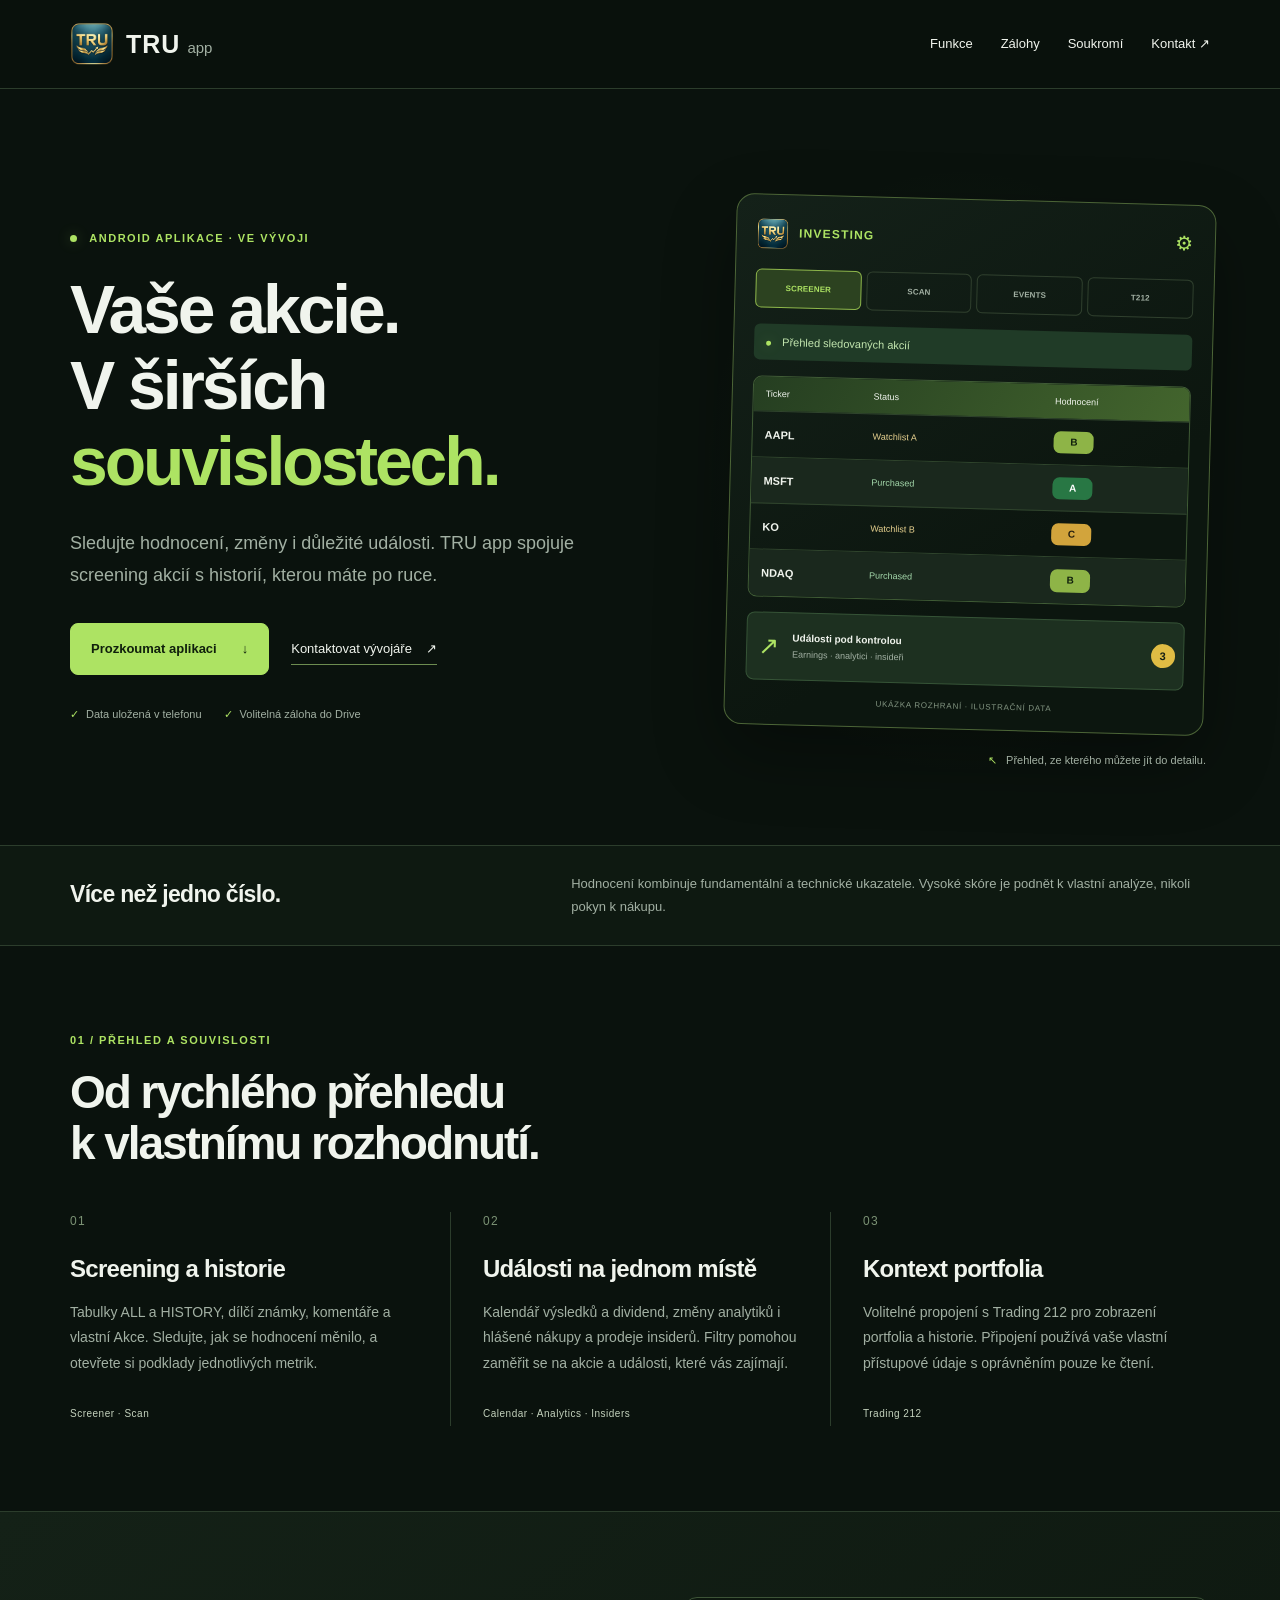
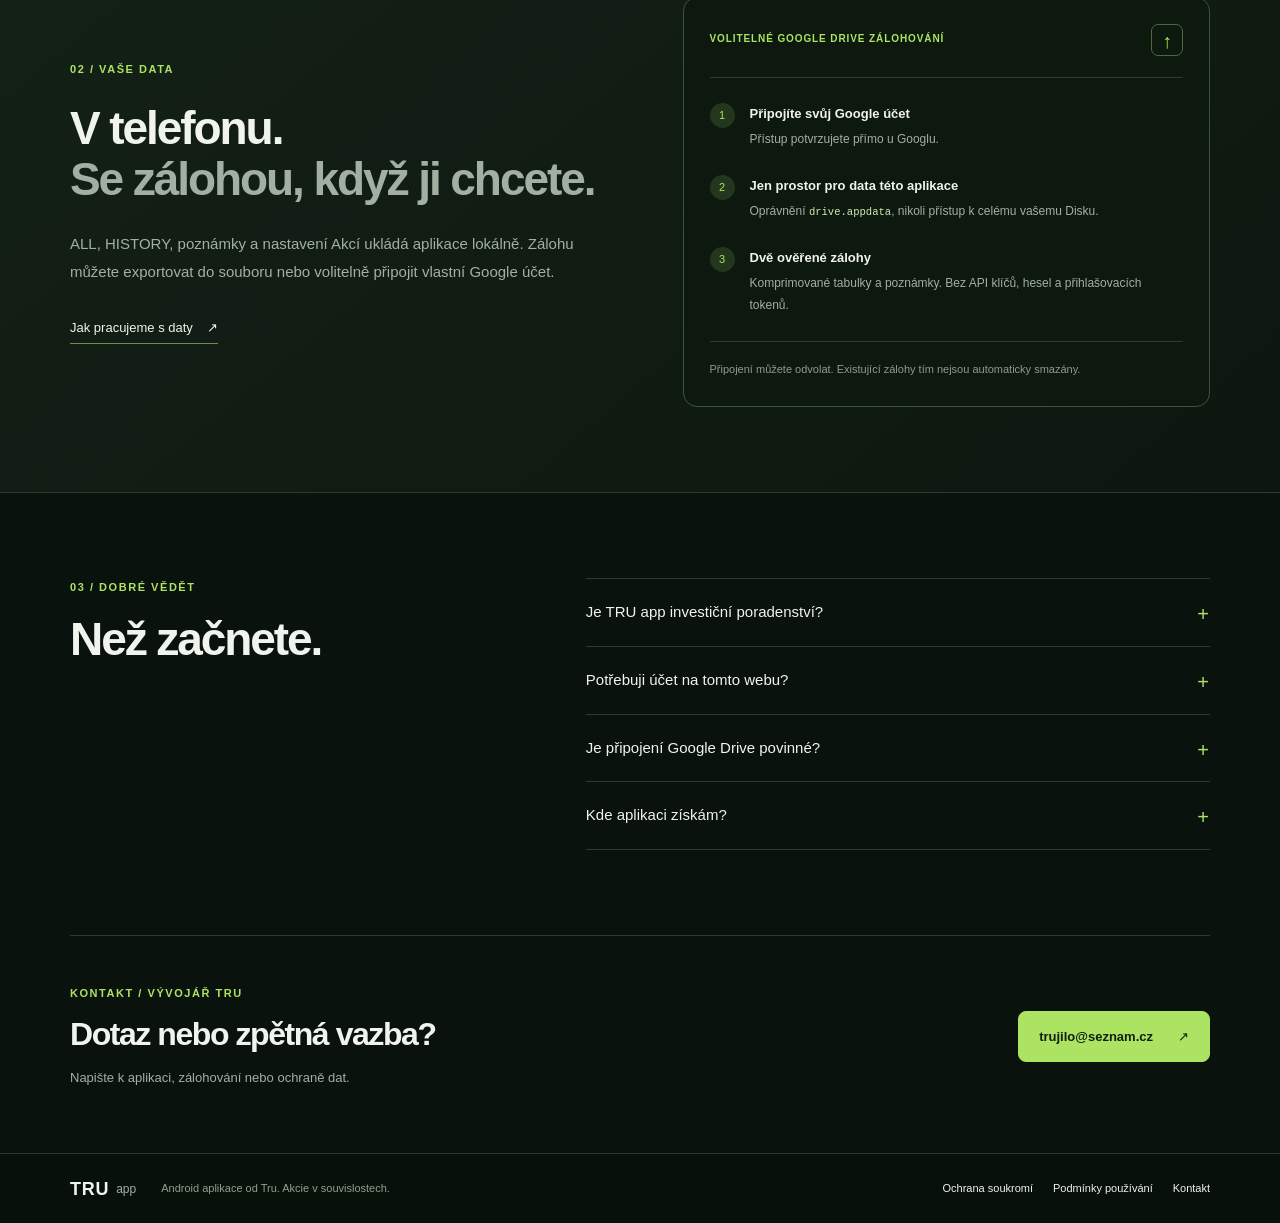
<file: index.html>
<!DOCTYPE html>
<html lang="cs">
<head>
  <meta charset="utf-8" />
  <meta name="viewport" content="width=device-width, initial-scale=1" />
  <meta name="description" content="TRU app — Android aplikace od Tru pro sledování akcií, screening, historii hodnocení a události. Lokální data a volitelná záloha do vlastního Google Drive." />
  <meta name="theme-color" content="#0a120d" />
  <meta property="og:title" content="TRU app — Akcie v souvislostech" />
  <meta property="og:description" content="Screening, historie a události na jednom místě. Android aplikace od Tru." />
  <meta property="og:type" content="website" />
  <!-- Google Search Console: insert the genuine verification meta tag here. -->
  <title>TRU app — Akcie v souvislostech</title>
  <link rel="icon" type="image/png" href="assets/tru-logo.png" />
  <link rel="stylesheet" href="styles.css" />
  <script src="site.js" defer="defer"></script>
</head>
<body>
  <a class="skip-link" href="#main">Přejít k obsahu</a>
  <header class="site-header">
    <div class="container header-inner">
      <a class="brand" href="./" aria-label="TRU app — úvod"><img src="assets/tru-logo.png" width="44" height="44" alt="" /><span>TRU<span class="brand-app">app</span></span></a>
      <nav aria-label="Hlavní navigace"><a href="#funkce">Funkce</a><a href="#zalohy">Zálohy</a><a href="privacy.html">Soukromí</a><a href="#kontakt">Kontakt <span aria-hidden="true">↗</span></a></nav>
    </div>
  </header>
  <main id="main">
    <section class="hero container">
      <div class="hero-copy">
        <p class="eyebrow"><span class="status-dot" aria-hidden="true"></span> ANDROID APLIKACE · VE VÝVOJI</p>
        <h1>Vaše akcie.<br />V širších <span>souvislostech.</span></h1>
        <p class="lead">Sledujte hodnocení, změny i důležité události. TRU app spojuje screening akcií s historií, kterou máte po ruce.</p>
        <div class="hero-actions"><a class="button button-primary" href="#funkce">Prozkoumat aplikaci <span aria-hidden="true">↓</span></a><a class="text-link" href="mailto:trujilo@seznam.cz">Kontaktovat vývojáře <span aria-hidden="true">↗</span></a></div>
        <div class="hero-facts"><span>Data uložená v telefonu</span><span>Volitelná záloha do Drive</span></div>
      </div>
      <div class="preview-wrap">
        <div class="app-preview" role="img" aria-label="Ilustrační náhled aplikace: Screener, Scan, Events, Trading 212 a tabulka akcií s hodnocením. Nejde o aktuální tržní data.">
          <div class="preview-header"><img src="assets/tru-logo.png" width="32" height="32" alt="" /><span>INVESTING</span><span class="preview-settings" aria-hidden="true">⚙</span></div>
          <div class="preview-nav"><span class="active">SCREENER</span><span>SCAN</span><span>EVENTS</span><span>T212</span></div>
          <div class="preview-message"><span class="status-dot" aria-hidden="true"></span> Přehled sledovaných akcií</div>
          <div class="preview-table"><div class="preview-row preview-head"><span>Ticker</span><span>Status</span><span>Hodnocení</span></div><div class="preview-row"><b>AAPL</b><span class="demo-status">Watchlist A</span><span class="demo-grade grade-b">B</span></div><div class="preview-row"><b>MSFT</b><span class="demo-status purchased">Purchased</span><span class="demo-grade grade-a">A</span></div><div class="preview-row"><b>KO</b><span class="demo-status">Watchlist B</span><span class="demo-grade grade-c">C</span></div><div class="preview-row"><b>NDAQ</b><span class="demo-status purchased">Purchased</span><span class="demo-grade grade-b">B</span></div></div>
          <div class="preview-event"><span class="event-icon" aria-hidden="true">↗</span><div><strong>Události pod kontrolou</strong><small>Earnings · analytici · insideři</small></div><span class="preview-count">3</span></div>
          <p class="preview-caption">UKÁZKA ROZHRANÍ · ILUSTRAČNÍ DATA</p>
        </div>
        <div class="preview-note"><span aria-hidden="true">↖</span> Přehled, ze kterého můžete jít do detailu.</div>
      </div>
    </section>
    <section class="intro-band"><div class="container"><p>Více než jedno číslo.</p><p>Hodnocení kombinuje fundamentální a technické ukazatele. Vysoké skóre je podnět k vlastní analýze, nikoli pokyn k nákupu.</p></div></section>
    <section class="section container" id="funkce">
      <div class="section-heading"><p class="eyebrow">01 / PŘEHLED A SOUVISLOSTI</p><h2>Od rychlého přehledu<br />k vlastnímu rozhodnutí.</h2></div>
      <div class="feature-grid">
        <article class="feature"><span class="feature-number">01</span><h3>Screening a historie</h3><p>Tabulky ALL a HISTORY, dílčí známky, komentáře a vlastní Akce. Sledujte, jak se hodnocení měnilo, a otevřete si podklady jednotlivých metrik.</p><span class="feature-tag">Screener · Scan</span></article>
        <article class="feature"><span class="feature-number">02</span><h3>Události na jednom místě</h3><p>Kalendář výsledků a dividend, změny analytiků i hlášené nákupy a prodeje insiderů. Filtry pomohou zaměřit se na akcie a události, které vás zajímají.</p><span class="feature-tag">Calendar · Analytics · Insiders</span></article>
        <article class="feature"><span class="feature-number">03</span><h3>Kontext portfolia</h3><p>Volitelné propojení s Trading 212 pro zobrazení portfolia a historie. Připojení používá vaše vlastní přístupové údaje s oprávněním pouze ke čtení.</p><span class="feature-tag">Trading 212</span></article>
      </div>
    </section>
    <section class="backup-section section" id="zalohy"><div class="container backup-layout">
      <div><p class="eyebrow">02 / VAŠE DATA</p><h2>V telefonu.<br /><span class="muted-heading">Se zálohou, když ji chcete.</span></h2><p class="section-copy">ALL, HISTORY, poznámky a nastavení Akcí ukládá aplikace lokálně. Zálohu můžete exportovat do souboru nebo volitelně připojit vlastní Google účet.</p><a class="text-link" href="privacy.html">Jak pracujeme s daty <span aria-hidden="true">↗</span></a></div>
      <div class="backup-card"><div class="backup-card-top"><span class="small-label">VOLITELNÉ GOOGLE DRIVE ZÁLOHOVÁNÍ</span><span class="outline-icon" aria-hidden="true">↑</span></div><ol class="backup-steps"><li><span>1</span><div><strong>Připojíte svůj Google účet</strong><p>Přístup potvrzujete přímo u Googlu.</p></div></li><li><span>2</span><div><strong>Jen prostor pro data této aplikace</strong><p>Oprávnění <code>drive.appdata</code>, nikoli přístup k celému vašemu Disku.</p></div></li><li><span>3</span><div><strong>Dvě ověřené zálohy</strong><p>Komprimované tabulky a poznámky. Bez API klíčů, hesel a přihlašovacích tokenů.</p></div></li></ol><div class="backup-footnote">Připojení můžete odvolat. Existující zálohy tím nejsou automaticky smazány.</div></div>
    </div></section>
    <section class="section container faq-section" aria-labelledby="faq-title"><div class="section-heading"><p class="eyebrow">03 / DOBRÉ VĚDĚT</p><h2 id="faq-title">Než začnete.</h2></div><div class="faq-list">
      <details><summary>Je TRU app investiční poradenství?</summary><p>Ne. Jde o nástroj pro sledování a screening akcií. Ukazatele a výsledné skóre mají informační charakter a mohou vycházet ze zpožděných nebo neúplných dat. Před investičním rozhodnutím proveďte vlastní fundamentální analýzu.</p></details>
      <details><summary>Potřebuji účet na tomto webu?</summary><p>Ne. Web slouží k představení aplikace a informacím o jejím používání. Neobsahuje přihlášení, nepožaduje vaše portfolio a nezobrazuje vaše soukromé zálohy.</p></details>
      <details><summary>Je připojení Google Drive povinné?</summary><p>Ne. Zálohování do Drive je volitelné. Můžete používat lokální tabulky a exportovat zálohy do souboru. Pro získávání aktuálních tržních dat je potřeba internetové připojení.</p></details>
      <details><summary>Kde aplikaci získám?</summary><p>Aplikace je ve vývoji. Pro informace o dostupnosti aktuální Android verze kontaktujte vývojáře. Tento web neposkytuje přihlášení k brokerovi ani příjem investičních prostředků.</p></details>
    </div></section>
    <section class="contact-section container" id="kontakt"><div><p class="eyebrow">KONTAKT / VÝVOJÁŘ TRU</p><h2>Dotaz nebo zpětná vazba?</h2><p>Napište k aplikaci, zálohování nebo ochraně dat.</p></div><a class="button button-primary" href="mailto:trujilo@seznam.cz">trujilo@seznam.cz <span aria-hidden="true">↗</span></a></section>
  </main>
  <footer class="site-footer"><div class="container footer-inner"><a class="brand footer-brand" href="./">TRU<span class="brand-app">app</span></a><p>Android aplikace od Tru. Akcie v souvislostech.</p><nav aria-label="Právní informace"><a href="privacy.html">Ochrana soukromí</a><a href="terms.html">Podmínky používání</a><a href="mailto:trujilo@seznam.cz">Kontakt</a></nav></div></footer>
</body>
</html>
</file>
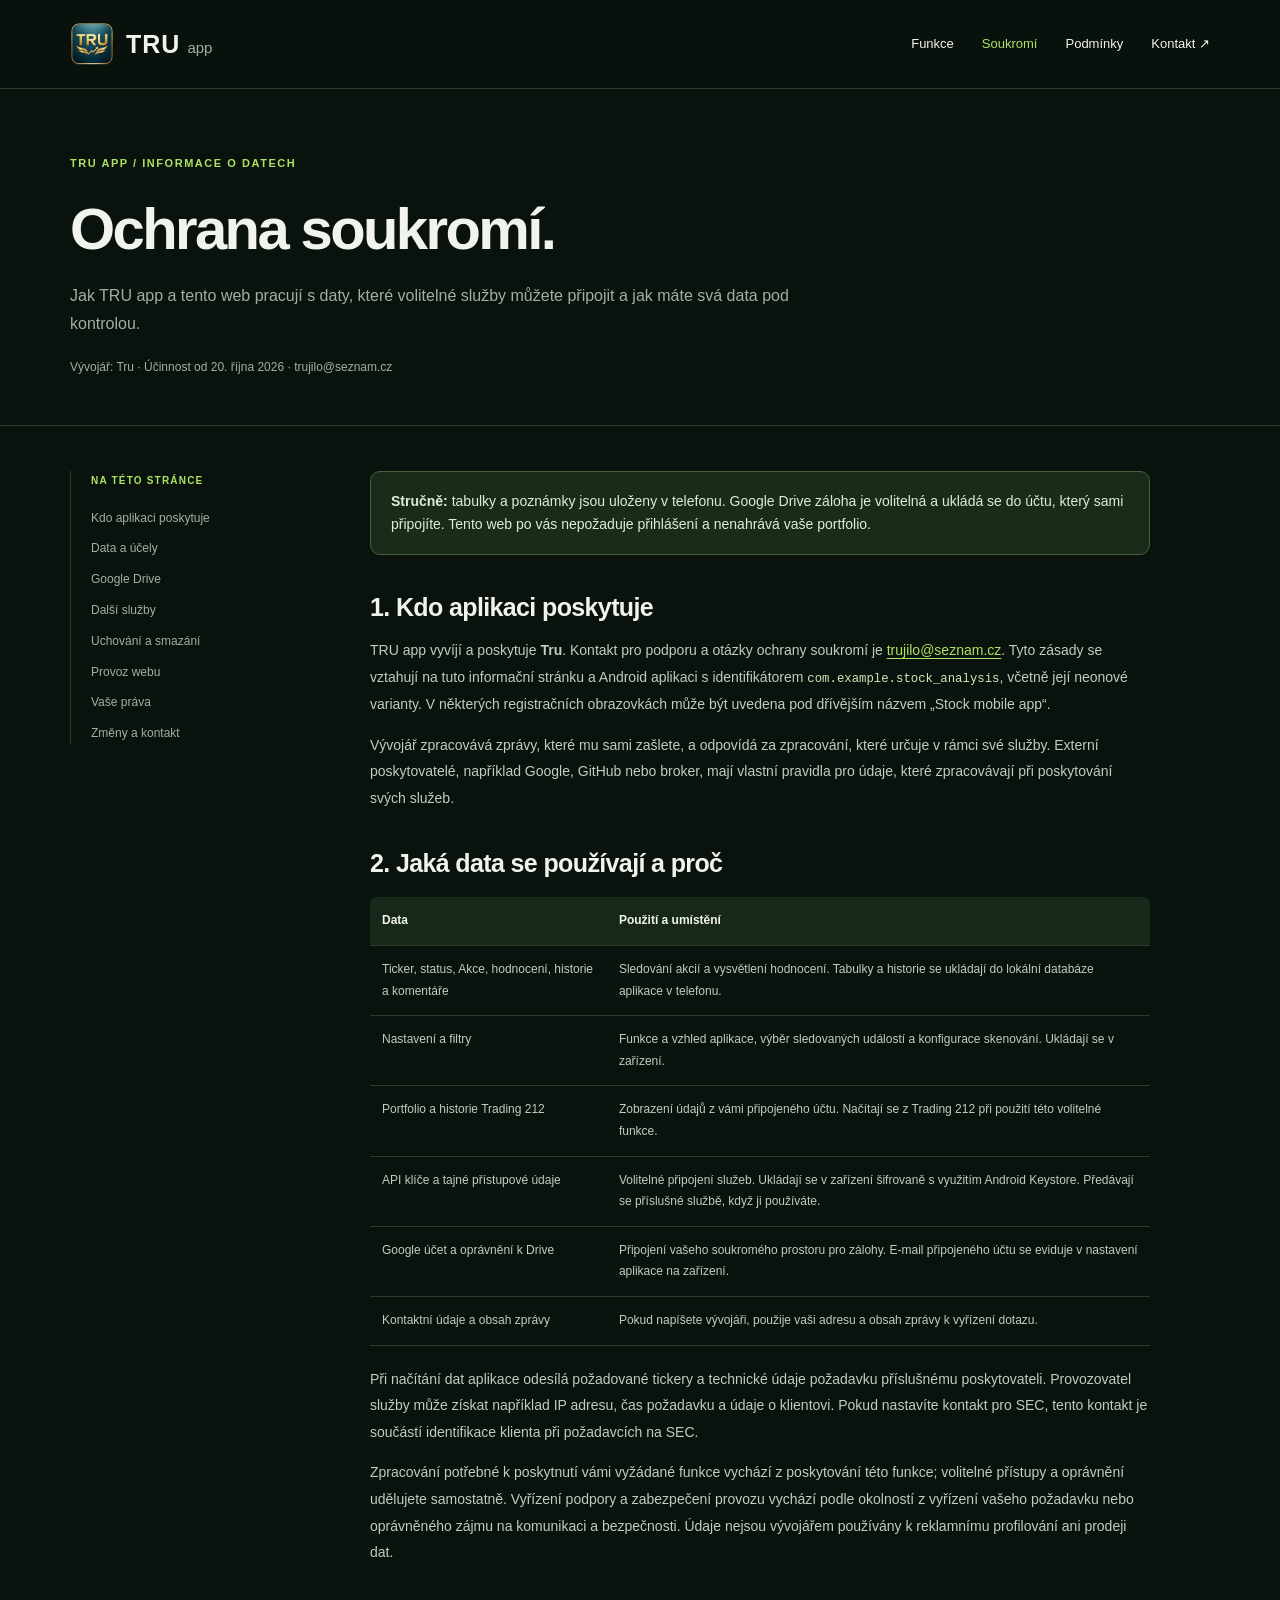
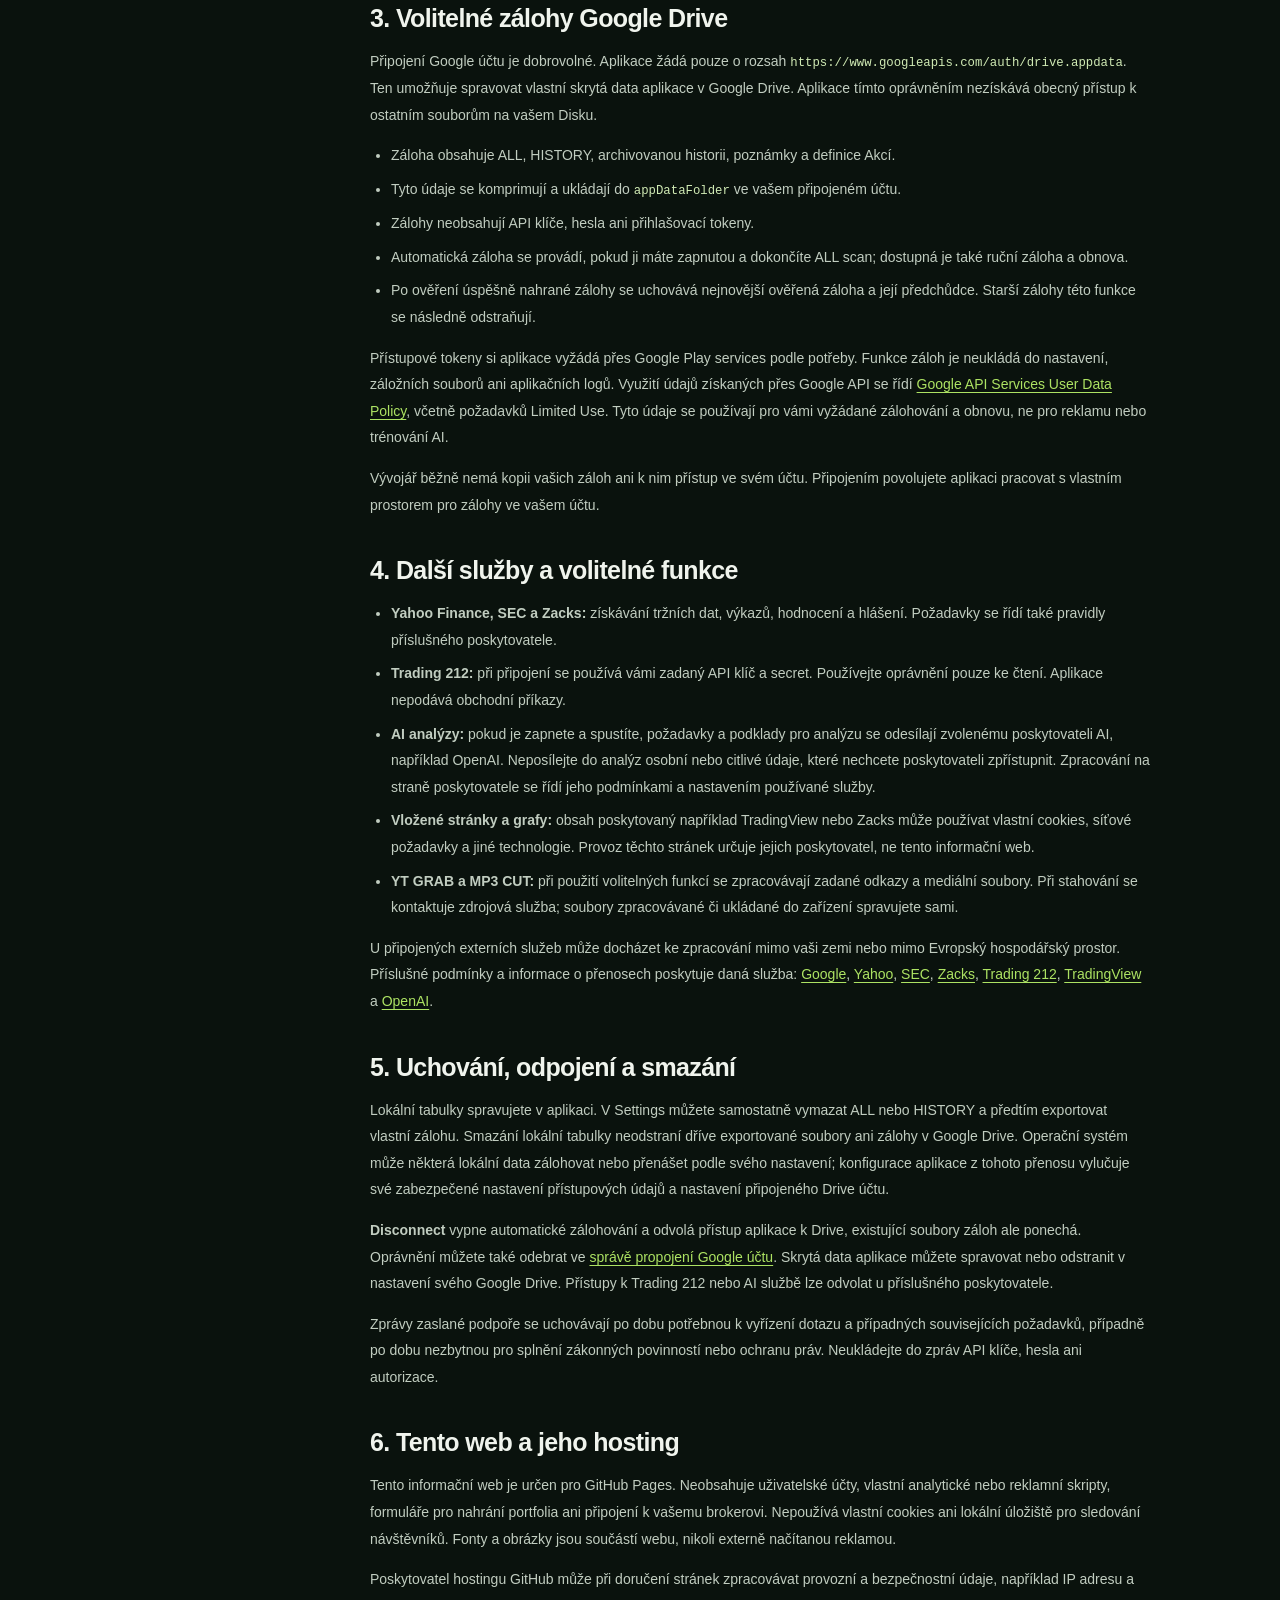
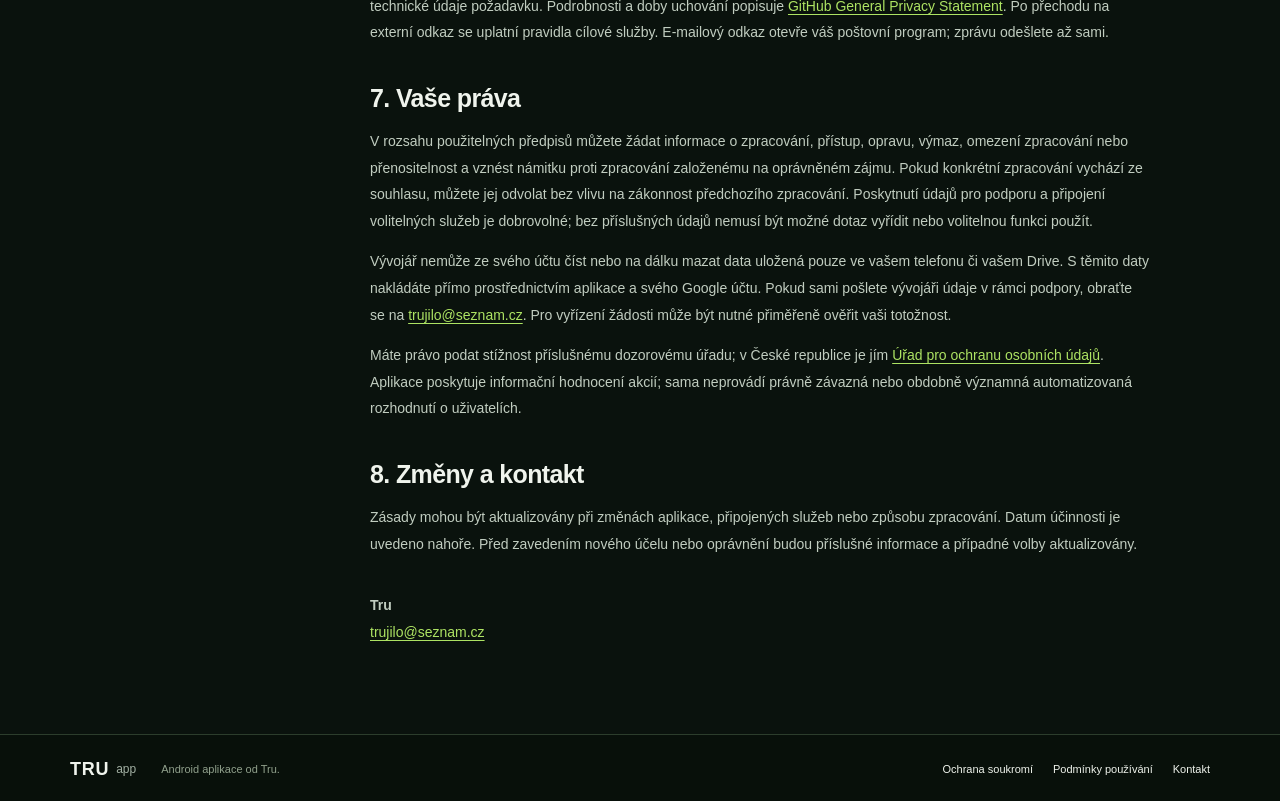
<file: privacy.html>
<!DOCTYPE html>
<html lang="cs">
<head>
  <meta charset="utf-8" />
  <meta name="viewport" content="width=device-width, initial-scale=1" />
  <meta name="description" content="Zásady ochrany soukromí TRU app a tohoto webu. Lokální data, volitelné Google Drive zálohy, externí služby a možnosti smazání dat." />
  <meta name="theme-color" content="#0a120d" />
  <title>Ochrana soukromí — TRU app</title>
  <link rel="icon" type="image/png" href="assets/tru-logo.png" />
  <link rel="stylesheet" href="styles.css" />
</head>
<body>
  <a class="skip-link" href="#main">Přejít k obsahu</a>
  <header class="site-header"><div class="container header-inner"><a class="brand" href="./" aria-label="TRU app — úvod"><img src="assets/tru-logo.png" width="44" height="44" alt="" /><span>TRU<span class="brand-app">app</span></span></a><nav aria-label="Hlavní navigace"><a href="index.html#funkce">Funkce</a><a class="active-link" href="privacy.html" aria-current="page">Soukromí</a><a href="terms.html">Podmínky</a><a href="mailto:trujilo@seznam.cz">Kontakt ↗</a></nav></div></header>
  <main id="main">
    <div class="legal-hero"><div class="container"><p class="eyebrow">TRU APP / INFORMACE O DATECH</p><h1>Ochrana soukromí.</h1><p class="lead">Jak TRU app a tento web pracují s daty, které volitelné služby můžete připojit a jak máte svá data pod kontrolou.</p><p class="legal-meta">Vývojář: Tru · Účinnost od 20. října 2026 · <a href="mailto:trujilo@seznam.cz">trujilo@seznam.cz</a></p></div></div>
    <div class="container legal-layout">
      <aside class="legal-toc" aria-label="Obsah zásad"><strong>NA TÉTO STRÁNCE</strong><nav><a href="#kdo">Kdo aplikaci poskytuje</a><a href="#data">Data a účely</a><a href="#google">Google Drive</a><a href="#sluzby">Další služby</a><a href="#uchovani">Uchování a smazání</a><a href="#web">Provoz webu</a><a href="#prava">Vaše práva</a><a href="#zmeny">Změny a kontakt</a></nav></aside>
      <article class="legal-content">
        <div class="notice"><strong>Stručně:</strong> tabulky a poznámky jsou uloženy v telefonu. Google Drive záloha je volitelná a ukládá se do účtu, který sami připojíte. Tento web po vás nepožaduje přihlášení a nenahrává vaše portfolio.</div>
        <section id="kdo"><h2>1. Kdo aplikaci poskytuje</h2><p>TRU app vyvíjí a poskytuje <strong>Tru</strong>. Kontakt pro podporu a otázky ochrany soukromí je <a href="mailto:trujilo@seznam.cz">trujilo@seznam.cz</a>. Tyto zásady se vztahují na tuto informační stránku a Android aplikaci s identifikátorem <code>com.example.stock_analysis</code>, včetně její neonové varianty. V některých registračních obrazovkách může být uvedena pod dřívějším názvem „Stock mobile app“.</p><p>Vývojář zpracovává zprávy, které mu sami zašlete, a odpovídá za zpracování, které určuje v rámci své služby. Externí poskytovatelé, například Google, GitHub nebo broker, mají vlastní pravidla pro údaje, které zpracovávají při poskytování svých služeb.</p></section>
        <section id="data"><h2>2. Jaká data se používají a proč</h2><table class="data-table"><thead><tr><th scope="col">Data</th><th scope="col">Použití a umístění</th></tr></thead><tbody><tr><td>Ticker, status, Akce, hodnocení, historie a komentáře</td><td>Sledování akcií a vysvětlení hodnocení. Tabulky a historie se ukládají do lokální databáze aplikace v telefonu.</td></tr><tr><td>Nastavení a filtry</td><td>Funkce a vzhled aplikace, výběr sledovaných událostí a konfigurace skenování. Ukládají se v zařízení.</td></tr><tr><td>Portfolio a historie Trading 212</td><td>Zobrazení údajů z vámi připojeného účtu. Načítají se z Trading 212 při použití této volitelné funkce.</td></tr><tr><td>API klíče a tajné přístupové údaje</td><td>Volitelné připojení služeb. Ukládají se v zařízení šifrovaně s využitím Android Keystore. Předávají se příslušné službě, když ji používáte.</td></tr><tr><td>Google účet a oprávnění k Drive</td><td>Připojení vašeho soukromého prostoru pro zálohy. E-mail připojeného účtu se eviduje v nastavení aplikace na zařízení.</td></tr><tr><td>Kontaktní údaje a obsah zprávy</td><td>Pokud napíšete vývojáři, použije vaši adresu a obsah zprávy k vyřízení dotazu.</td></tr></tbody></table><p>Při načítání dat aplikace odesílá požadované tickery a technické údaje požadavku příslušnému poskytovateli. Provozovatel služby může získat například IP adresu, čas požadavku a údaje o klientovi. Pokud nastavíte kontakt pro SEC, tento kontakt je součástí identifikace klienta při požadavcích na SEC.</p><p>Zpracování potřebné k poskytnutí vámi vyžádané funkce vychází z poskytování této funkce; volitelné přístupy a oprávnění udělujete samostatně. Vyřízení podpory a zabezpečení provozu vychází podle okolností z vyřízení vašeho požadavku nebo oprávněného zájmu na komunikaci a bezpečnosti. Údaje nejsou vývojářem používány k reklamnímu profilování ani prodeji dat.</p></section>
        <section id="google"><h2>3. Volitelné zálohy Google Drive</h2><p>Připojení Google účtu je dobrovolné. Aplikace žádá pouze o rozsah <code>https://www.googleapis.com/auth/drive.appdata</code>. Ten umožňuje spravovat vlastní skrytá data aplikace v Google Drive. Aplikace tímto oprávněním nezískává obecný přístup k ostatním souborům na vašem Disku.</p><ul><li>Záloha obsahuje ALL, HISTORY, archivovanou historii, poznámky a definice Akcí.</li><li>Tyto údaje se komprimují a ukládají do <code>appDataFolder</code> ve vašem připojeném účtu.</li><li>Zálohy neobsahují API klíče, hesla ani přihlašovací tokeny.</li><li>Automatická záloha se provádí, pokud ji máte zapnutou a dokončíte ALL scan; dostupná je také ruční záloha a obnova.</li><li>Po ověření úspěšně nahrané zálohy se uchovává nejnovější ověřená záloha a její předchůdce. Starší zálohy této funkce se následně odstraňují.</li></ul><p>Přístupové tokeny si aplikace vyžádá přes Google Play services podle potřeby. Funkce záloh je neukládá do nastavení, záložních souborů ani aplikačních logů. Využití údajů získaných přes Google API se řídí <a href="https://developers.google.com/terms/api-services-user-data-policy">Google API Services User Data Policy</a>, včetně požadavků Limited Use. Tyto údaje se používají pro vámi vyžádané zálohování a obnovu, ne pro reklamu nebo trénování AI.</p><p>Vývojář běžně nemá kopii vašich záloh ani k nim přístup ve svém účtu. Připojením povolujete aplikaci pracovat s vlastním prostorem pro zálohy ve vašem účtu.</p></section>
        <section id="sluzby"><h2>4. Další služby a volitelné funkce</h2><ul><li><strong>Yahoo Finance, SEC a Zacks:</strong> získávání tržních dat, výkazů, hodnocení a hlášení. Požadavky se řídí také pravidly příslušného poskytovatele.</li><li><strong>Trading 212:</strong> při připojení se používá vámi zadaný API klíč a secret. Používejte oprávnění pouze ke čtení. Aplikace nepodává obchodní příkazy.</li><li><strong>AI analýzy:</strong> pokud je zapnete a spustíte, požadavky a podklady pro analýzu se odesílají zvolenému poskytovateli AI, například OpenAI. Neposílejte do analýz osobní nebo citlivé údaje, které nechcete poskytovateli zpřístupnit. Zpracování na straně poskytovatele se řídí jeho podmínkami a nastavením používané služby.</li><li><strong>Vložené stránky a grafy:</strong> obsah poskytovaný například TradingView nebo Zacks může používat vlastní cookies, síťové požadavky a jiné technologie. Provoz těchto stránek určuje jejich poskytovatel, ne tento informační web.</li><li><strong>YT GRAB a MP3 CUT:</strong> při použití volitelných funkcí se zpracovávají zadané odkazy a mediální soubory. Při stahování se kontaktuje zdrojová služba; soubory zpracovávané či ukládané do zařízení spravujete sami.</li></ul><p>U připojených externích služeb může docházet ke zpracování mimo vaši zemi nebo mimo Evropský hospodářský prostor. Příslušné podmínky a informace o přenosech poskytuje daná služba: <a href="https://policies.google.com/privacy">Google</a>, <a href="https://legal.yahoo.com/us/en/yahoo/privacy/index.html">Yahoo</a>, <a href="https://www.sec.gov/privacy">SEC</a>, <a href="https://www.zacks.com/privacy.php">Zacks</a>, <a href="https://www.trading212.com/legal-documentation">Trading 212</a>, <a href="https://www.tradingview.com/privacy-policy/">TradingView</a> a <a href="https://openai.com/policies/privacy-policy/">OpenAI</a>.</p></section>
        <section id="uchovani"><h2>5. Uchování, odpojení a smazání</h2><p>Lokální tabulky spravujete v aplikaci. V Settings můžete samostatně vymazat ALL nebo HISTORY a předtím exportovat vlastní zálohu. Smazání lokální tabulky neodstraní dříve exportované soubory ani zálohy v Google Drive. Operační systém může některá lokální data zálohovat nebo přenášet podle svého nastavení; konfigurace aplikace z tohoto přenosu vylučuje své zabezpečené nastavení přístupových údajů a nastavení připojeného Drive účtu.</p><p><strong>Disconnect</strong> vypne automatické zálohování a odvolá přístup aplikace k Drive, existující soubory záloh ale ponechá. Oprávnění můžete také odebrat ve <a href="https://myaccount.google.com/connections">správě propojení Google účtu</a>. Skrytá data aplikace můžete spravovat nebo odstranit v nastavení svého Google Drive. Přístupy k Trading 212 nebo AI službě lze odvolat u příslušného poskytovatele.</p><p>Zprávy zaslané podpoře se uchovávají po dobu potřebnou k vyřízení dotazu a případných souvisejících požadavků, případně po dobu nezbytnou pro splnění zákonných povinností nebo ochranu práv. Neukládejte do zpráv API klíče, hesla ani autorizace.</p></section>
        <section id="web"><h2>6. Tento web a jeho hosting</h2><p>Tento informační web je určen pro GitHub Pages. Neobsahuje uživatelské účty, vlastní analytické nebo reklamní skripty, formuláře pro nahrání portfolia ani připojení k vašemu brokerovi. Nepoužívá vlastní cookies ani lokální úložiště pro sledování návštěvníků. Fonty a obrázky jsou součástí webu, nikoli externě načítanou reklamou.</p><p>Poskytovatel hostingu GitHub může při doručení stránek zpracovávat provozní a bezpečnostní údaje, například IP adresu a technické údaje požadavku. Podrobnosti a doby uchování popisuje <a href="https://docs.github.com/en/site-policy/privacy-policies/github-general-privacy-statement">GitHub General Privacy Statement</a>. Po přechodu na externí odkaz se uplatní pravidla cílové služby. E-mailový odkaz otevře váš poštovní program; zprávu odešlete až sami.</p></section>
        <section id="prava"><h2>7. Vaše práva</h2><p>V rozsahu použitelných předpisů můžete žádat informace o zpracování, přístup, opravu, výmaz, omezení zpracování nebo přenositelnost a vznést námitku proti zpracování založenému na oprávněném zájmu. Pokud konkrétní zpracování vychází ze souhlasu, můžete jej odvolat bez vlivu na zákonnost předchozího zpracování. Poskytnutí údajů pro podporu a připojení volitelných služeb je dobrovolné; bez příslušných údajů nemusí být možné dotaz vyřídit nebo volitelnou funkci použít.</p><p>Vývojář nemůže ze svého účtu číst nebo na dálku mazat data uložená pouze ve vašem telefonu či vašem Drive. S těmito daty nakládáte přímo prostřednictvím aplikace a svého Google účtu. Pokud sami pošlete vývojáři údaje v rámci podpory, obraťte se na <a href="mailto:trujilo@seznam.cz">trujilo@seznam.cz</a>. Pro vyřízení žádosti může být nutné přiměřeně ověřit vaši totožnost.</p><p>Máte právo podat stížnost příslušnému dozorovému úřadu; v České republice je jím <a href="https://uoou.gov.cz/">Úřad pro ochranu osobních údajů</a>. Aplikace poskytuje informační hodnocení akcií; sama neprovádí právně závazná nebo obdobně významná automatizovaná rozhodnutí o uživatelích.</p></section>
        <section id="zmeny"><h2>8. Změny a kontakt</h2><p>Zásady mohou být aktualizovány při změnách aplikace, připojených služeb nebo způsobu zpracování. Datum účinnosti je uvedeno nahoře. Před zavedením nového účelu nebo oprávnění budou příslušné informace a případné volby aktualizovány.</p><p class="legal-contact"><strong>Tru</strong><br /><a href="mailto:trujilo@seznam.cz">trujilo@seznam.cz</a></p></section>
      </article>
    </div>
  </main>
  <footer class="site-footer"><div class="container footer-inner"><a class="brand footer-brand" href="./">TRU<span class="brand-app">app</span></a><p>Android aplikace od Tru.</p><nav aria-label="Právní informace"><a href="privacy.html" aria-current="page">Ochrana soukromí</a><a href="terms.html">Podmínky používání</a><a href="mailto:trujilo@seznam.cz">Kontakt</a></nav></div></footer>
</body>
</html>
</file>
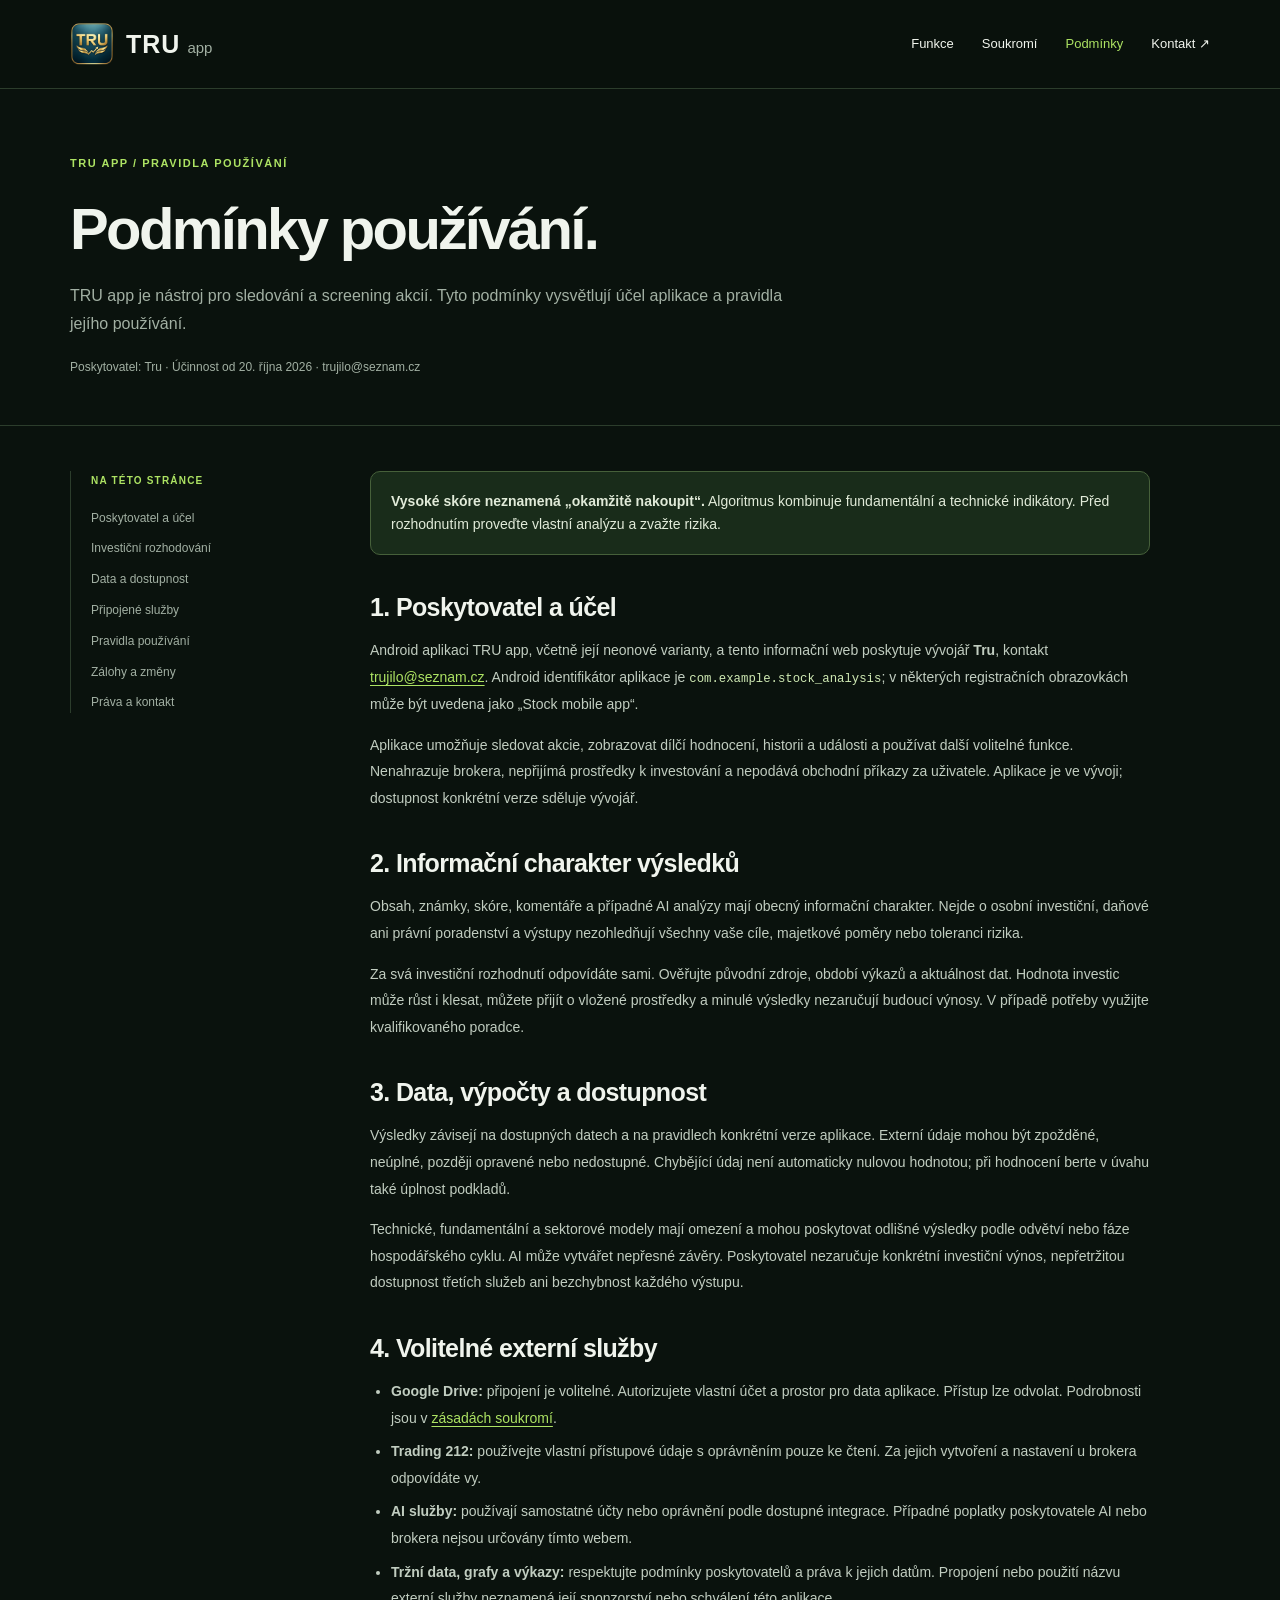
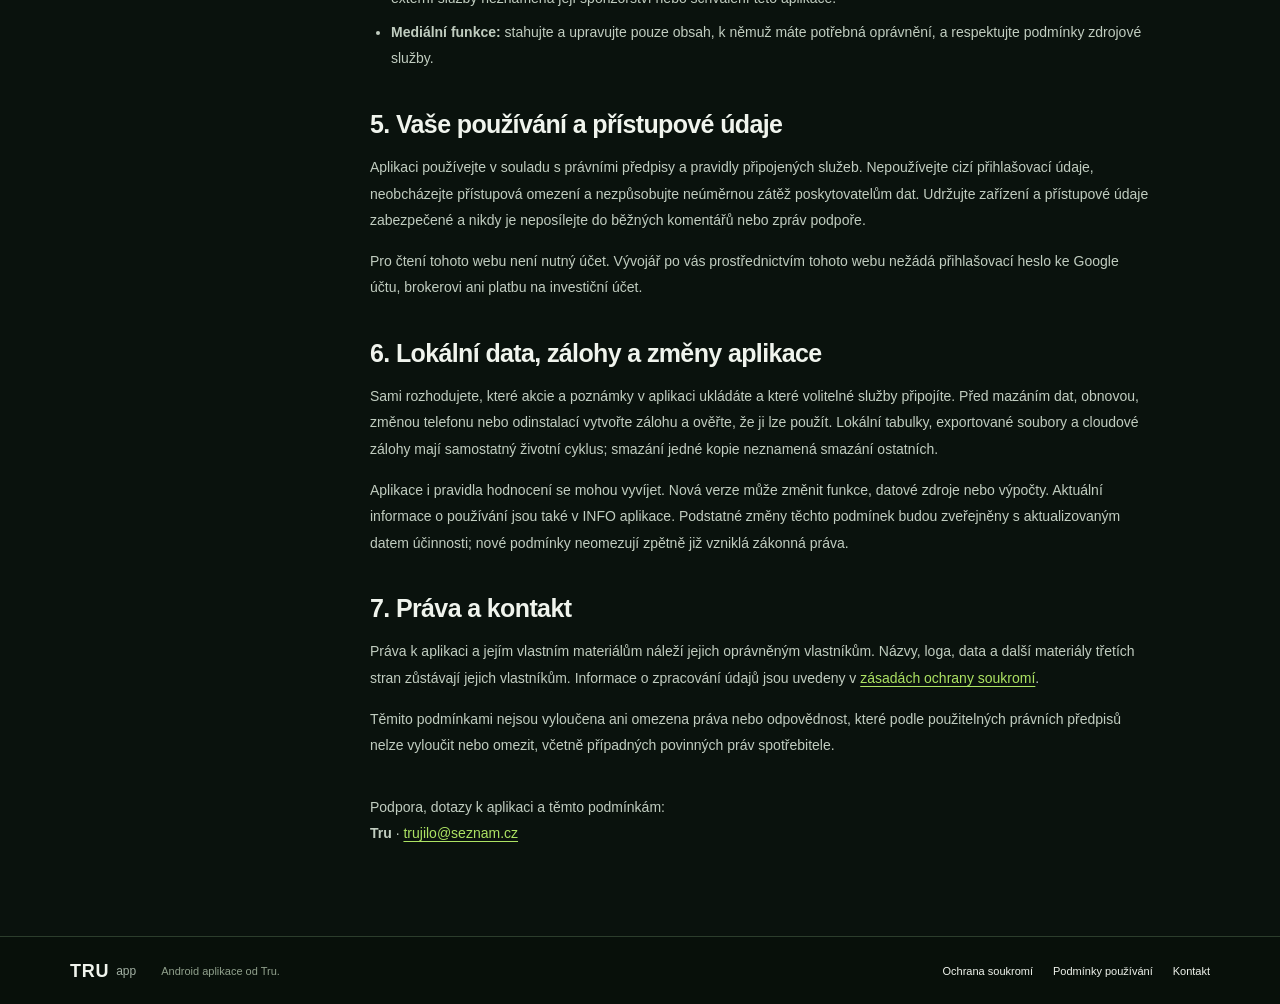
<file: terms.html>
<!DOCTYPE html>
<html lang="cs">
<head>
  <meta charset="utf-8" />
  <meta name="viewport" content="width=device-width, initial-scale=1" />
  <meta name="description" content="Podmínky používání TRU app. Informační stock tracker a screener pro Android od vývojáře Tru." />
  <meta name="theme-color" content="#0a120d" />
  <title>Podmínky používání — TRU app</title>
  <link rel="icon" type="image/png" href="assets/tru-logo.png" />
  <link rel="stylesheet" href="styles.css" />
</head>
<body>
  <a class="skip-link" href="#main">Přejít k obsahu</a>
  <header class="site-header"><div class="container header-inner"><a class="brand" href="./" aria-label="TRU app — úvod"><img src="assets/tru-logo.png" width="44" height="44" alt="" /><span>TRU<span class="brand-app">app</span></span></a><nav aria-label="Hlavní navigace"><a href="index.html#funkce">Funkce</a><a href="privacy.html">Soukromí</a><a class="active-link" href="terms.html" aria-current="page">Podmínky</a><a href="mailto:trujilo@seznam.cz">Kontakt ↗</a></nav></div></header>
  <main id="main">
    <div class="legal-hero"><div class="container"><p class="eyebrow">TRU APP / PRAVIDLA POUŽÍVÁNÍ</p><h1>Podmínky používání.</h1><p class="lead">TRU app je nástroj pro sledování a screening akcií. Tyto podmínky vysvětlují účel aplikace a pravidla jejího používání.</p><p class="legal-meta">Poskytovatel: Tru · Účinnost od 20. října 2026 · <a href="mailto:trujilo@seznam.cz">trujilo@seznam.cz</a></p></div></div>
    <div class="container legal-layout">
      <aside class="legal-toc" aria-label="Obsah podmínek"><strong>NA TÉTO STRÁNCE</strong><nav><a href="#poskytovatel">Poskytovatel a účel</a><a href="#rozhodovani">Investiční rozhodování</a><a href="#data">Data a dostupnost</a><a href="#sluzby">Připojené služby</a><a href="#pouzivani">Pravidla používání</a><a href="#zalohy">Zálohy a změny</a><a href="#prava">Práva a kontakt</a></nav></aside>
      <article class="legal-content">
        <div class="notice"><strong>Vysoké skóre neznamená „okamžitě nakoupit“.</strong> Algoritmus kombinuje fundamentální a technické indikátory. Před rozhodnutím proveďte vlastní analýzu a zvažte rizika.</div>
        <section id="poskytovatel"><h2>1. Poskytovatel a účel</h2><p>Android aplikaci TRU app, včetně její neonové varianty, a tento informační web poskytuje vývojář <strong>Tru</strong>, kontakt <a href="mailto:trujilo@seznam.cz">trujilo@seznam.cz</a>. Android identifikátor aplikace je <code>com.example.stock_analysis</code>; v některých registračních obrazovkách může být uvedena jako „Stock mobile app“.</p><p>Aplikace umožňuje sledovat akcie, zobrazovat dílčí hodnocení, historii a události a používat další volitelné funkce. Nenahrazuje brokera, nepřijímá prostředky k investování a nepodává obchodní příkazy za uživatele. Aplikace je ve vývoji; dostupnost konkrétní verze sděluje vývojář.</p></section>
        <section id="rozhodovani"><h2>2. Informační charakter výsledků</h2><p>Obsah, známky, skóre, komentáře a případné AI analýzy mají obecný informační charakter. Nejde o osobní investiční, daňové ani právní poradenství a výstupy nezohledňují všechny vaše cíle, majetkové poměry nebo toleranci rizika.</p><p>Za svá investiční rozhodnutí odpovídáte sami. Ověřujte původní zdroje, období výkazů a aktuálnost dat. Hodnota investic může růst i klesat, můžete přijít o vložené prostředky a minulé výsledky nezaručují budoucí výnosy. V případě potřeby využijte kvalifikovaného poradce.</p></section>
        <section id="data"><h2>3. Data, výpočty a dostupnost</h2><p>Výsledky závisejí na dostupných datech a na pravidlech konkrétní verze aplikace. Externí údaje mohou být zpožděné, neúplné, později opravené nebo nedostupné. Chybějící údaj není automaticky nulovou hodnotou; při hodnocení berte v úvahu také úplnost podkladů.</p><p>Technické, fundamentální a sektorové modely mají omezení a mohou poskytovat odlišné výsledky podle odvětví nebo fáze hospodářského cyklu. AI může vytvářet nepřesné závěry. Poskytovatel nezaručuje konkrétní investiční výnos, nepřetržitou dostupnost třetích služeb ani bezchybnost každého výstupu.</p></section>
        <section id="sluzby"><h2>4. Volitelné externí služby</h2><ul><li><strong>Google Drive:</strong> připojení je volitelné. Autorizujete vlastní účet a prostor pro data aplikace. Přístup lze odvolat. Podrobnosti jsou v <a href="privacy.html#google">zásadách soukromí</a>.</li><li><strong>Trading 212:</strong> používejte vlastní přístupové údaje s oprávněním pouze ke čtení. Za jejich vytvoření a nastavení u brokera odpovídáte vy.</li><li><strong>AI služby:</strong> používají samostatné účty nebo oprávnění podle dostupné integrace. Případné poplatky poskytovatele AI nebo brokera nejsou určovány tímto webem.</li><li><strong>Tržní data, grafy a výkazy:</strong> respektujte podmínky poskytovatelů a práva k jejich datům. Propojení nebo použití názvu externí služby neznamená její sponzorství nebo schválení této aplikace.</li><li><strong>Mediální funkce:</strong> stahujte a upravujte pouze obsah, k němuž máte potřebná oprávnění, a respektujte podmínky zdrojové služby.</li></ul></section>
        <section id="pouzivani"><h2>5. Vaše používání a přístupové údaje</h2><p>Aplikaci používejte v souladu s právními předpisy a pravidly připojených služeb. Nepoužívejte cizí přihlašovací údaje, neobcházejte přístupová omezení a nezpůsobujte neúměrnou zátěž poskytovatelům dat. Udržujte zařízení a přístupové údaje zabezpečené a nikdy je neposílejte do běžných komentářů nebo zpráv podpoře.</p><p>Pro čtení tohoto webu není nutný účet. Vývojář po vás prostřednictvím tohoto webu nežádá přihlašovací heslo ke Google účtu, brokerovi ani platbu na investiční účet.</p></section>
        <section id="zalohy"><h2>6. Lokální data, zálohy a změny aplikace</h2><p>Sami rozhodujete, které akcie a poznámky v aplikaci ukládáte a které volitelné služby připojíte. Před mazáním dat, obnovou, změnou telefonu nebo odinstalací vytvořte zálohu a ověřte, že ji lze použít. Lokální tabulky, exportované soubory a cloudové zálohy mají samostatný životní cyklus; smazání jedné kopie neznamená smazání ostatních.</p><p>Aplikace i pravidla hodnocení se mohou vyvíjet. Nová verze může změnit funkce, datové zdroje nebo výpočty. Aktuální informace o používání jsou také v INFO aplikace. Podstatné změny těchto podmínek budou zveřejněny s aktualizovaným datem účinnosti; nové podmínky neomezují zpětně již vzniklá zákonná práva.</p></section>
        <section id="prava"><h2>7. Práva a kontakt</h2><p>Práva k aplikaci a jejím vlastním materiálům náleží jejich oprávněným vlastníkům. Názvy, loga, data a další materiály třetích stran zůstávají jejich vlastníkům. Informace o zpracování údajů jsou uvedeny v <a href="privacy.html">zásadách ochrany soukromí</a>.</p><p>Těmito podmínkami nejsou vyloučena ani omezena práva nebo odpovědnost, které podle použitelných právních předpisů nelze vyloučit nebo omezit, včetně případných povinných práv spotřebitele.</p><p class="legal-contact">Podpora, dotazy k aplikaci a těmto podmínkám:<br /><strong>Tru</strong> · <a href="mailto:trujilo@seznam.cz">trujilo@seznam.cz</a></p></section>
      </article>
    </div>
  </main>
  <footer class="site-footer"><div class="container footer-inner"><a class="brand footer-brand" href="./">TRU<span class="brand-app">app</span></a><p>Android aplikace od Tru.</p><nav aria-label="Právní informace"><a href="privacy.html">Ochrana soukromí</a><a href="terms.html" aria-current="page">Podmínky používání</a><a href="mailto:trujilo@seznam.cz">Kontakt</a></nav></div></footer>
</body>
</html>
</file>
<file: styles.css>
:root{color-scheme:dark;--bg:#0a120d;--panel:#111e16;--panel-2:#17281b;--text:#f0f4ed;--muted:#a2b0a3;--accent:#ade363;--line:#2c3d2c;--max:1140px;font-family:Inter,"Segoe UI",Arial,sans-serif;font-synthesis:none}
*{box-sizing:border-box}html{scroll-behavior:smooth;scroll-padding-top:94px}body{margin:0;background:var(--bg);color:var(--text);font-size:16px;line-height:1.65}a{color:inherit;text-decoration:none}button,a,summary{-webkit-tap-highlight-color:transparent}a:hover{color:var(--accent)}:focus-visible{outline:2px solid var(--accent);outline-offset:5px}img{max-width:100%;height:auto}h1,h2,h3,p{margin-top:0}h1,h2,h3{line-height:1.12;letter-spacing:-.045em}h1{font-size:clamp(44px,5.3vw,72px);font-weight:650;margin-bottom:28px}h1 span{color:var(--accent)}h2{font-size:clamp(32px,3.6vw,46px);font-weight:600;margin-bottom:24px}h3{font-size:24px;letter-spacing:-.03em}code{font-family:Consolas,monospace;font-size:.88em;color:#d0eab4;overflow-wrap:anywhere}.container{width:min(var(--max),calc(100% - 64px));margin-inline:auto}.site-header{border-bottom:1px solid var(--line);background:#0a120df2;position:sticky;top:0;z-index:10;backdrop-filter:blur(14px)}.header-inner{display:flex;align-items:center;justify-content:space-between;gap:24px;min-height:88px}.brand{display:inline-flex;align-items:center;gap:12px;font-size:25px;line-height:1;font-weight:700;letter-spacing:.04em;white-space:nowrap}.brand img{width:44px;height:44px;border-radius:11px}.brand-app{font-size:15px;font-weight:450;letter-spacing:0;margin-left:7px;color:var(--muted)}nav{display:flex;gap:28px;align-items:center}nav a{font-size:13px;font-weight:500}.skip-link{position:absolute;top:-100px;left:20px;z-index:50;padding:10px 20px;background:var(--accent);color:#0a120d}.skip-link:focus{top:10px}.hero{display:grid;grid-template-columns:1.18fr 1fr;gap:55px;align-items:center;padding-block:94px 76px}.eyebrow{font-size:11px;font-weight:650;letter-spacing:.14em;color:var(--accent);margin-bottom:25px}.status-dot{display:inline-block;width:7px;height:7px;border-radius:50%;background:var(--accent);box-shadow:0 0 14px #ade36355;margin-right:8px}.lead{font-size:18px;line-height:1.75;color:var(--muted);max-width:510px;margin-bottom:32px}.hero-actions{display:flex;flex-wrap:wrap;align-items:center;gap:22px}.button{display:inline-flex;align-items:center;justify-content:center;gap:25px;padding:14px 20px;min-height:51px;border-radius:8px;font-size:13px;font-weight:650}.button-primary{color:#10200c;background:var(--accent);border:1px solid var(--accent);transition:background .2s,transform .2s}.button-primary:hover{background:#c5f484;color:#10200c;transform:translateY(-2px)}.text-link{font-size:13px;display:inline-flex;gap:14px;align-items:center;color:var(--text);border-bottom:1px solid #6d8c50;padding-block:5px}.hero-facts{display:flex;flex-wrap:wrap;gap:8px 22px;margin-top:30px;color:var(--muted);font-size:11px}.hero-facts span:before{content:"✓";margin-right:7px;color:var(--accent)}.preview-wrap{position:relative;padding:16px 0 0 18px}.preview-wrap:before{content:"";position:absolute;inset:-30px -20px -20px;background:radial-gradient(ellipse,#62a13817,transparent 68%);pointer-events:none}.app-preview{position:relative;border:1px solid #4c6537;border-radius:18px;padding:22px 20px 16px;background:linear-gradient(145deg,#142119,#0c160f 65%);box-shadow:0 28px 70px #0005;transform:rotate(1.5deg)}.preview-header{display:flex;gap:10px;align-items:center;font-size:12px;letter-spacing:.1em;font-weight:700;color:var(--accent);margin-bottom:19px}.preview-header img{width:32px;height:32px}.preview-settings{margin-left:auto;font-size:20px}.preview-nav{display:grid;grid-template-columns:repeat(4,1fr);gap:5px;font-size:8px;font-weight:700;color:var(--muted);letter-spacing:.015em}.preview-nav span{text-align:center;border:1px solid #30402e;border-radius:6px;padding:12px 3px}.preview-nav .active{color:var(--accent);border-color:#8eb74b;background:#2c4220}.preview-message{margin:16px 0;font-size:11px;background:#203b27;padding:9px 12px;border-radius:6px;color:#c3e6af}.preview-message .status-dot{width:5px;height:5px}.preview-table{border:1px solid #405c36;border-radius:9px;overflow:hidden;font-size:11px}.preview-row{display:grid;grid-template-columns:.8fr 1.4fr 1fr;align-items:center;min-height:46px;border-bottom:1px solid #30452d;gap:10px;padding-inline:12px}.preview-row:last-child{border-bottom:0}.preview-row:nth-child(odd):not(.preview-head){background:#1a281d}.preview-head{font-size:9px;color:#f0f4ed;background:linear-gradient(120deg,#253e21,#43652d);min-height:35px}.preview-row b{font-weight:650}.demo-status{font-size:9px;color:#e7d18f}.demo-status.purchased{color:#a4d8ab}.demo-grade{justify-self:start;border-radius:7px;min-width:40px;text-align:center;padding:3px 9px;font-size:10px;font-weight:650}.grade-a{background:#287744;color:#fff}.grade-b{background:#8eb447;color:#10200c}.grade-c{background:#d2a43c;color:#241e0e}.preview-event{display:flex;align-items:center;gap:10px;margin-top:15px;padding:12px 8px;border:1px solid #365437;border-radius:8px;background:#1d3020}.event-icon{font-size:25px;color:var(--accent);width:27px;text-align:center}.preview-event strong{display:block;font-size:10px;font-weight:600}.preview-event small{display:block;font-size:9px;color:var(--muted)}.preview-count{margin-left:auto;display:grid;place-items:center;border-radius:50%;width:24px;height:24px;background:#e0bc44;color:#172015;font-size:11px;font-weight:700}.preview-caption{font-size:8px;letter-spacing:.09em;color:#839582;text-align:center;margin:15px 0 0}.preview-note{position:relative;font-size:11px;color:var(--muted);margin-top:21px;text-align:right;padding-right:4px}.preview-note span{color:var(--accent);margin-right:6px}.intro-band{border-block:1px solid var(--line);background:#0e1911}.intro-band .container{display:grid;grid-template-columns:1fr 1.4fr;align-items:center;gap:45px;padding-block:26px}.intro-band p{margin:0}.intro-band p:first-child{font-size:23px;letter-spacing:-.03em;font-weight:550}.intro-band p:last-child{font-size:13px;color:var(--muted);line-height:1.8}.section{padding-block:85px}.section-heading{margin-bottom:42px}.section-heading .eyebrow{margin-bottom:18px}.feature-grid{display:grid;grid-template-columns:repeat(3,1fr);gap:0}.feature{padding:0 32px 0 0}.feature+.feature{border-left:1px solid var(--line);padding-left:32px}.feature-number{display:block;font-size:12px;letter-spacing:.12em;color:#7c9375;margin-bottom:24px}.feature h3{margin-bottom:17px}.feature p{font-size:14px;color:var(--muted);line-height:1.85;margin-bottom:22px}.feature-tag{font-size:10px;letter-spacing:.05em;color:#c4d2bd}.backup-section{background:linear-gradient(140deg,#142117,#0d170f);border-block:1px solid var(--line)}.backup-layout{display:grid;grid-template-columns:1fr 1fr;gap:85px;align-items:center}.muted-heading{color:var(--muted)}.section-copy{font-size:15px;color:var(--muted);line-height:1.9;margin-bottom:25px}.backup-card{background:#0d180f;border:1px solid #3d5437;border-radius:14px;padding:26px}.backup-card-top{display:flex;align-items:center;gap:15px;justify-content:space-between;padding-bottom:21px;border-bottom:1px solid var(--line)}.small-label{font-size:10px;letter-spacing:.09em;color:var(--accent);font-weight:600}.outline-icon{width:32px;height:32px;border:1px solid #50683f;border-radius:7px;display:grid;place-items:center;font-size:20px;color:var(--accent)}.backup-steps{list-style:none;margin:25px 0 0;padding:0;display:grid;gap:24px}.backup-steps li{display:flex;align-items:flex-start;gap:15px}.backup-steps li>span{flex-shrink:0;display:grid;place-items:center;width:25px;height:25px;border-radius:50%;background:#22371d;color:var(--accent);font-size:11px}.backup-steps strong{font-size:13px;font-weight:550;display:block}.backup-steps p{font-size:12px;line-height:1.8;color:var(--muted);margin:5px 0 0}.backup-footnote{font-size:11px;line-height:1.8;color:#8d9e88;margin-top:25px;padding-top:18px;border-top:1px solid var(--line)}.faq-section{display:grid;grid-template-columns:1fr 1.4fr;gap:70px}.faq-section .section-heading{margin:0}.faq-list details{border-bottom:1px solid var(--line);padding:21px 0}.faq-list details:first-child{border-top:1px solid var(--line)}summary{cursor:pointer;list-style:none;font-size:15px;font-weight:500;position:relative;padding-right:30px}summary::-webkit-details-marker{display:none}summary:after{content:"+";position:absolute;right:1px;top:-2px;font-size:20px;color:var(--accent)}details[open]>summary:after{content:"−"}.faq-list details p{font-size:13px;color:var(--muted);line-height:1.9;margin:15px 20px 0 0}.contact-section{border-top:1px solid var(--line);display:flex;justify-content:space-between;align-items:center;gap:35px;padding-block:48px 65px}.contact-section .eyebrow{margin-bottom:15px}.contact-section h2{font-size:32px;margin-bottom:14px}.contact-section p:last-child{font-size:13px;color:var(--muted);margin-bottom:0}.contact-section .button{white-space:nowrap}.site-footer{border-top:1px solid var(--line);padding-block:25px;background:#08100a}.footer-inner{display:flex;flex-wrap:wrap;align-items:center;gap:18px 25px}.footer-brand{gap:0;font-size:18px}.footer-brand .brand-app{font-size:12px}.footer-inner p{font-size:11px;color:#90a08c;margin:0}.footer-inner nav{margin-left:auto;gap:20px}.footer-inner nav a{font-size:11px}.legal-hero{padding-block:65px 35px;border-bottom:1px solid var(--line)}.legal-hero h1{font-size:clamp(36px,5vw,58px);margin-bottom:20px}.legal-hero .lead{font-size:16px;max-width:740px;margin-bottom:20px}.legal-meta{font-size:12px;color:var(--muted)}.legal-layout{display:grid;grid-template-columns:235px minmax(0,1fr);gap:65px;padding-block:45px 75px}.legal-toc{align-self:start;position:sticky;top:115px;font-size:12px;border-left:1px solid var(--line);padding-left:20px}.legal-toc strong{font-size:10px;letter-spacing:.12em;color:var(--accent)}.legal-toc nav{display:flex;flex-direction:column;align-items:flex-start;gap:11px;margin-top:18px}.legal-toc a{font-size:12px;color:var(--muted)}.legal-content{max-width:780px;font-size:14px;color:#c1cdc0}.legal-content h2{font-size:25px;letter-spacing:-.025em;margin:38px 0 16px;color:var(--text);scroll-margin-top:115px}.legal-content section:first-child h2{margin-top:0}.legal-content h3{font-size:17px;letter-spacing:-.015em;margin-block:23px 10px;color:var(--text)}.legal-content p,.legal-content li{line-height:1.9}.legal-content a{color:var(--accent);text-decoration:underline;text-underline-offset:3px}.legal-content ul{padding-left:21px}.legal-content li{margin-bottom:7px}.notice{border:1px solid #46603a;border-radius:10px;padding:18px 20px;background:#192c1a;margin-bottom:26px;color:#e1ebd9}.data-table{width:100%;border-collapse:collapse;margin-block:20px;font-size:12px}.data-table th,.data-table td{text-align:left;vertical-align:top;border-bottom:1px solid var(--line);padding:13px 12px;line-height:1.8}.data-table th{color:var(--text);font-weight:600;background:#17281b}.data-table th:first-child{border-radius:7px 0 0 0}.data-table th:last-child{border-radius:0 7px 0 0}.legal-contact{margin-top:35px}.active-link{color:var(--accent)}
@media(min-width:1500px){.hero{gap:90px;padding-block:108px 88px}}
@media(max-width:900px){.hero{gap:30px;grid-template-columns:1fr 1fr;padding-top:65px}.hero h1{font-size:47px}.hero-actions{gap:17px}.lead{font-size:16px}.backup-layout{gap:38px}.faq-section{gap:35px}.feature{padding-right:20px}.feature+.feature{padding-left:20px}.legal-layout{grid-template-columns:180px minmax(0,1fr);gap:35px}.footer-inner nav{width:100%;margin-left:0}.header-inner nav{gap:18px}.feature h3{font-size:21px}.app-preview{padding:17px 13px}.preview-row{padding-inline:9px;gap:6px}}
@media(max-width:680px){html{scroll-padding-top:110px}.container{width:calc(100% - 36px)}.header-inner{flex-wrap:wrap;gap:15px;min-height:98px;padding-block:13px}.brand{font-size:22px}.brand img{width:36px;height:36px;border-radius:9px}.header-inner nav{width:100%;justify-content:space-between;gap:12px}.header-inner nav a{font-size:12px}.hero{grid-template-columns:1fr;padding-block:49px;gap:32px}.hero h1{font-size:clamp(39px,10.3vw,57px);margin-bottom:22px}.eyebrow{font-size:10px;margin-bottom:22px}.lead{font-size:16px;max-width:100%}.hero-actions{gap:18px}.hero-actions .text-link{font-size:12px}.button{padding:13px 17px;font-size:12px;gap:17px}.hero-facts{font-size:10px;gap:9px 15px;margin-top:24px}.preview-wrap{max-width:410px;width:100%;margin:auto;padding:7px 10px 0}.app-preview{transform:rotate(0);padding:20px 16px}.preview-note{text-align:center}.intro-band .container{grid-template-columns:1fr;gap:10px;padding-block:25px}.intro-band p:first-child{font-size:22px}.section{padding-block:55px}.section-heading{margin-bottom:32px}.section-heading h2{font-size:33px}.feature-grid{grid-template-columns:1fr;gap:28px}.feature,.feature+.feature{padding:0 0 26px;border-left:0;border-bottom:1px solid var(--line)}.feature:last-child{border-bottom:0;padding-bottom:0}.feature-number{margin-bottom:14px}.feature h3{font-size:24px;margin-bottom:12px}.feature p{margin-bottom:15px}.backup-layout{grid-template-columns:1fr;gap:30px}.backup-card{padding:21px}.backup-layout h2{font-size:33px}.faq-section{grid-template-columns:1fr;gap:10px}.contact-section{display:block;padding-block:35px 45px}.contact-section h2{font-size:28px}.contact-section .button{margin-top:23px}.footer-inner{gap:13px}.footer-inner p{width:100%}.footer-inner nav{gap:15px;flex-wrap:wrap}.footer-inner nav a{font-size:11px}.legal-hero{padding-block:42px 24px}.legal-layout{grid-template-columns:1fr;gap:30px;padding-block:25px 45px}.legal-toc{position:static;padding-left:15px}.legal-toc nav{flex-direction:row;flex-wrap:wrap;gap:8px 15px}.legal-content{font-size:14px}.data-table{font-size:11px}.data-table td,.data-table th{padding:10px 7px}.legal-content h2{font-size:23px;scroll-margin-top:120px}}
@media(prefers-reduced-motion:reduce){html{scroll-behavior:auto}.button-primary{transition:none}.button-primary:hover{transform:none}}
@media(max-width:680px){.preview-wrap:before{inset:-20px 0}}
</file>
